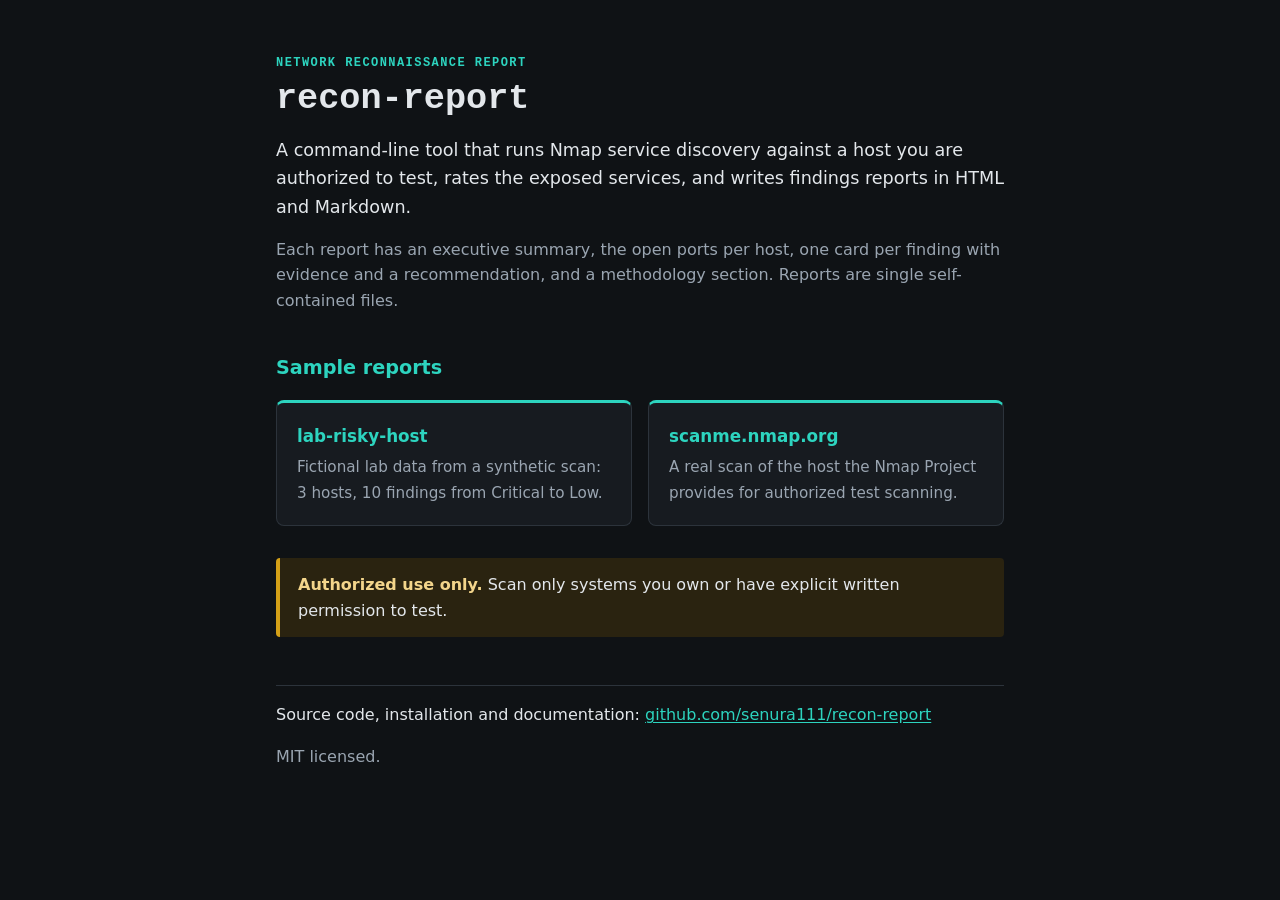
<file: index.html>
<!DOCTYPE html>
<html lang="en">
<head>
<meta charset="utf-8">
<meta http-equiv="Content-Security-Policy" content="default-src 'none'; style-src 'sha256-GNwIp2dUtz5pA14xxYQjVs+Q6FTP2f9oFzmrR4+5kAs='; base-uri 'none'; form-action 'none'">
<meta name="referrer" content="no-referrer">
<meta name="viewport" content="width=device-width, initial-scale=1">
<meta name="color-scheme" content="dark">
<meta name="description" content="recon-report: Nmap service discovery and findings reports for authorized penetration testing.">
<title>recon-report</title>
<style>
:root {
  --bg: #0f1215;
  --surface: #171b20;
  --text: #e3e7eb;
  --muted: #9aa5b1;
  --border: #2c333b;
  --accent: #2dd4bf;
  --warn-bg: #2a2310;
  --warn-border: #d4a017;
  --warn-text: #f3d58b;
  --sans: system-ui, -apple-system, "Segoe UI", Roboto, "Helvetica Neue", Arial, sans-serif;
  --mono: ui-monospace, "Cascadia Mono", "SF Mono", Menlo, Consolas, "Liberation Mono", monospace;
}
* { box-sizing: border-box; }
html { background: var(--bg); }
body {
  margin: 0;
  background: var(--bg);
  color: var(--text);
  font: 16px/1.6 var(--sans);
}
main { max-width: 760px; margin: 0 auto; padding: 56px 16px 32px; }
.eyebrow {
  margin: 0 0 8px;
  font: 700 0.75rem var(--mono);
  letter-spacing: 0.12em;
  text-transform: uppercase;
  color: var(--accent);
}
h1 { margin: 0 0 16px; font: 700 2.2rem/1.2 var(--mono); }
h2 { margin: 40px 0 16px; font-size: 1.2rem; color: var(--accent); }
p { margin: 0 0 16px; }
.lead { font-size: 1.1rem; color: var(--text); }
.muted { color: var(--muted); }
a { color: var(--accent); text-underline-offset: 2px; }
code { font-family: var(--mono); font-size: 0.92em; }
.cards { display: grid; gap: 16px; grid-template-columns: repeat(auto-fit, minmax(240px, 1fr)); }
.card {
  display: block;
  padding: 20px;
  border: 1px solid var(--border);
  border-top: 3px solid var(--accent);
  border-radius: 8px;
  background: var(--surface);
  color: var(--text);
  text-decoration: none;
}
.card:hover, .card:focus-visible { border-color: var(--accent); }
.card:focus-visible { outline: 2px solid var(--accent); outline-offset: 2px; }
.card strong { display: block; margin-bottom: 4px; color: var(--accent); font-size: 1.05rem; }
.card span { color: var(--muted); font-size: 0.95rem; }
.warn {
  margin: 32px 0;
  padding: 14px 18px;
  border-left: 4px solid var(--warn-border);
  border-radius: 4px;
  background: var(--warn-bg);
}
.warn strong { color: var(--warn-text); }
footer { margin-top: 48px; padding-top: 16px; border-top: 1px solid var(--border); }
</style>
</head>
<body>
<main>
<p class="eyebrow">Network reconnaissance report</p>
<h1>recon-report</h1>
<p class="lead">A command-line tool that runs Nmap service discovery against a host you are authorized to test, rates the exposed services, and writes findings reports in HTML and Markdown.</p>
<p class="muted">Each report has an executive summary, the open ports per host, one card per finding with evidence and a recommendation, and a methodology section. Reports are single self-contained files.</p>

<h2>Sample reports</h2>
<div class="cards">
<a class="card" href="examples/lab-risky-host.html"><strong>lab-risky-host</strong><span>Fictional lab data from a synthetic scan: 3 hosts, 10 findings from Critical to Low.</span></a>
<a class="card" href="examples/scanme.html"><strong>scanme.nmap.org</strong><span>A real scan of the host the Nmap Project provides for authorized test scanning.</span></a>
</div>

<p class="warn"><strong>Authorized use only.</strong> Scan only systems you own or have explicit written permission to test.</p>

<footer>
<p>Source code, installation and documentation: <a href="https://github.com/senura111/recon-report">github.com/senura111/recon-report</a></p>
<p class="muted">MIT licensed.</p>
</footer>
</main>
</body>
</html>
</file>
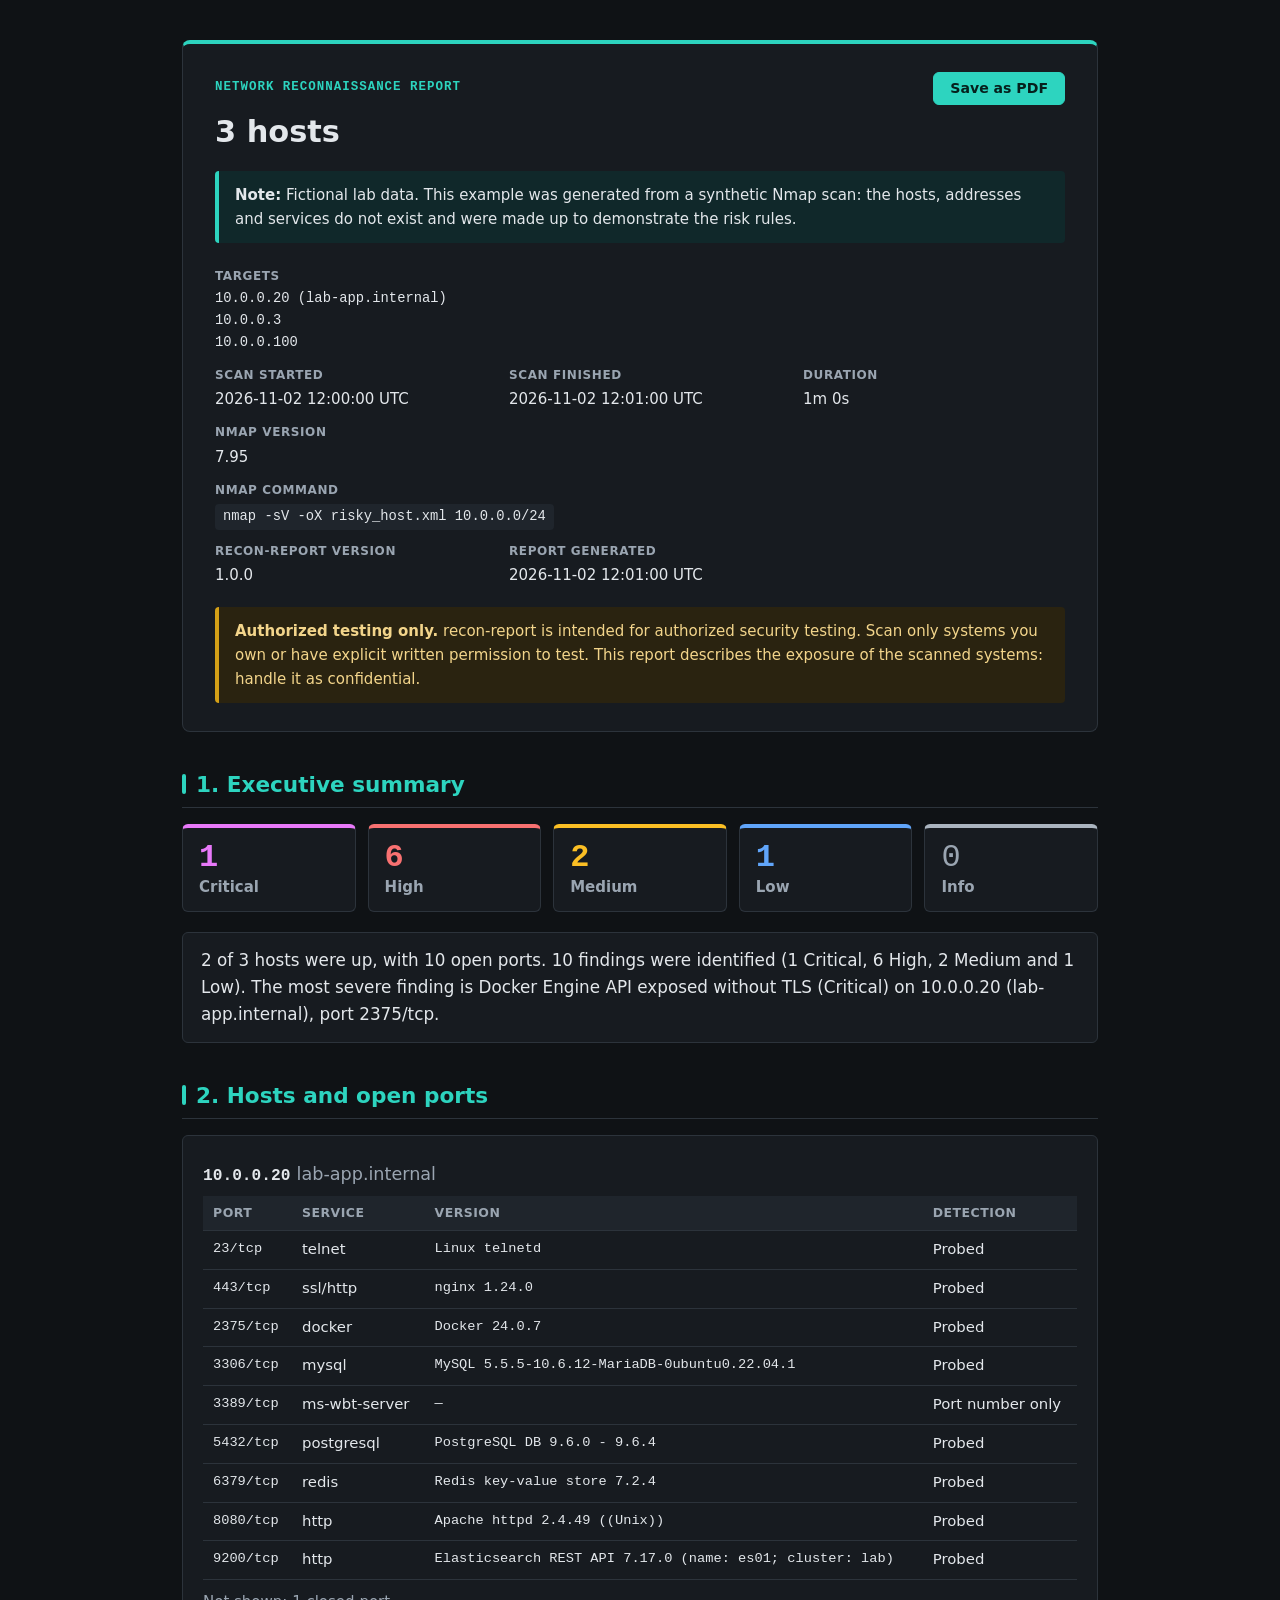
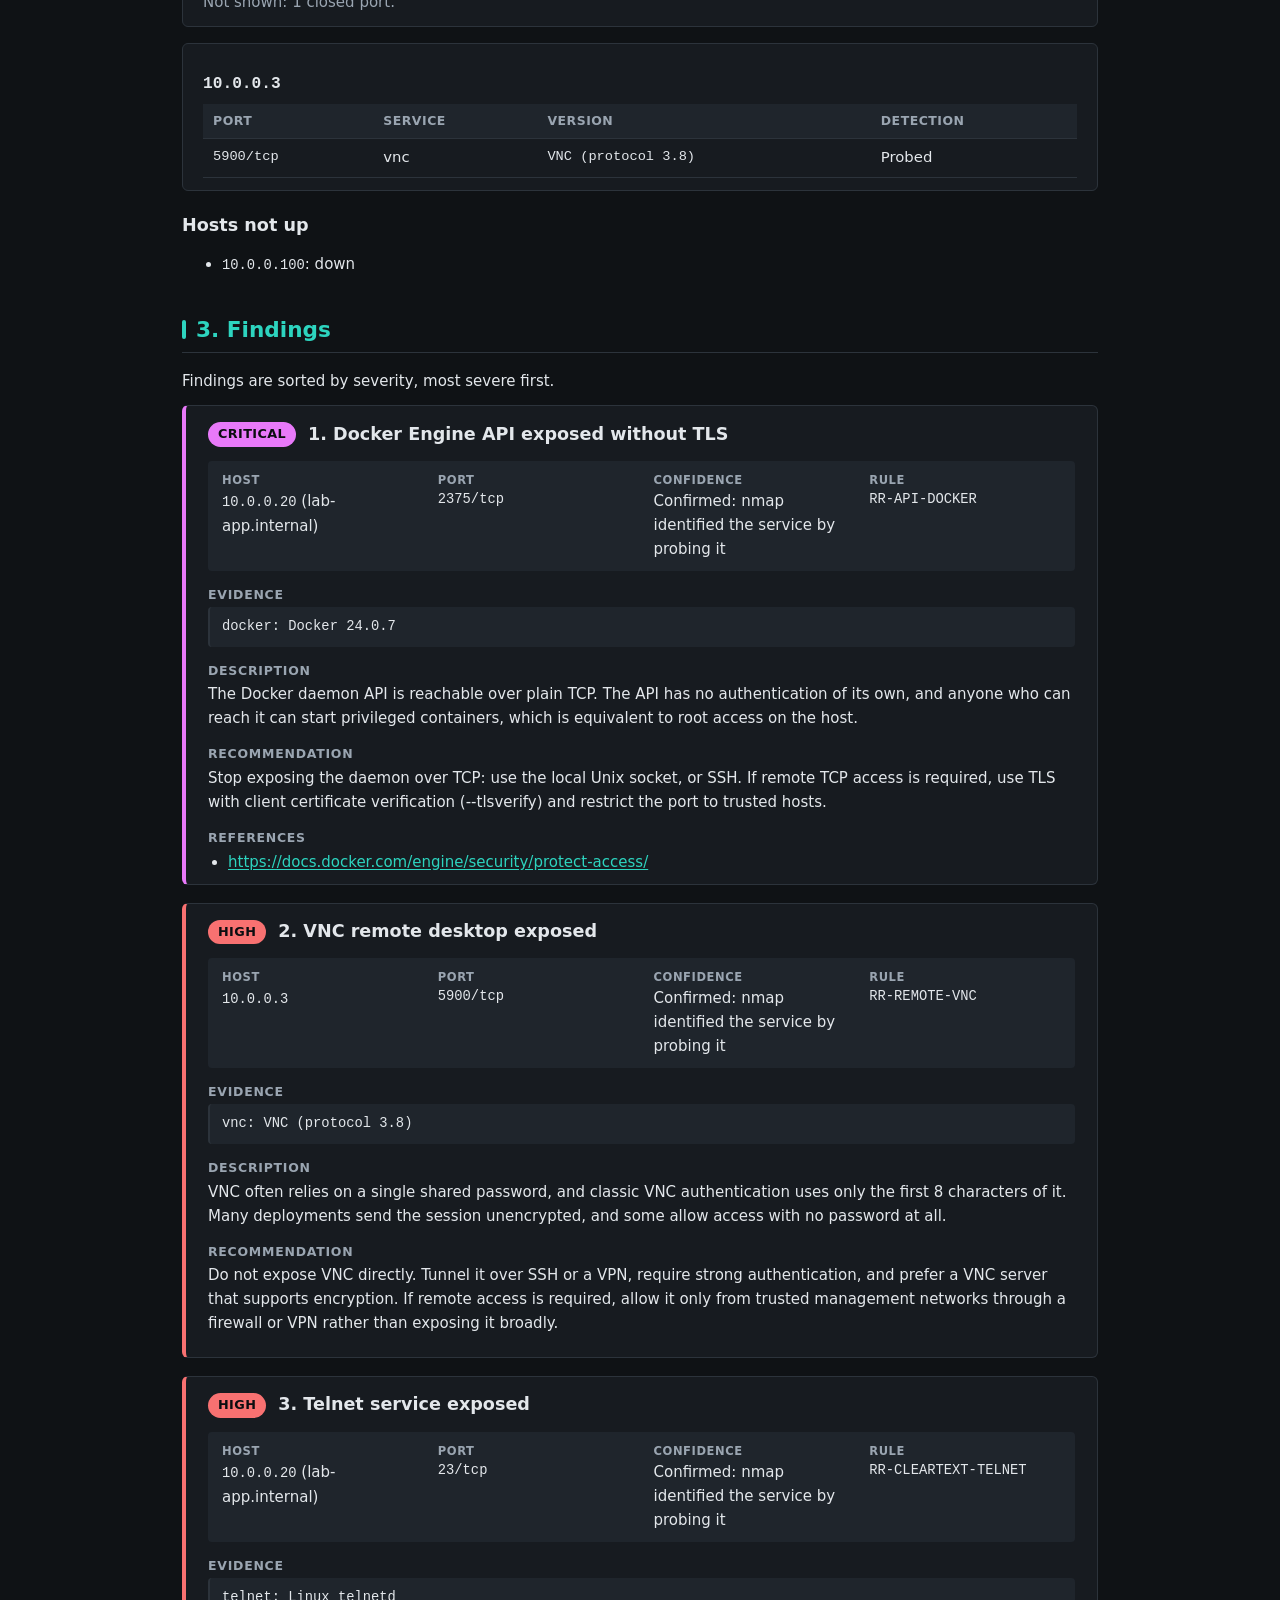
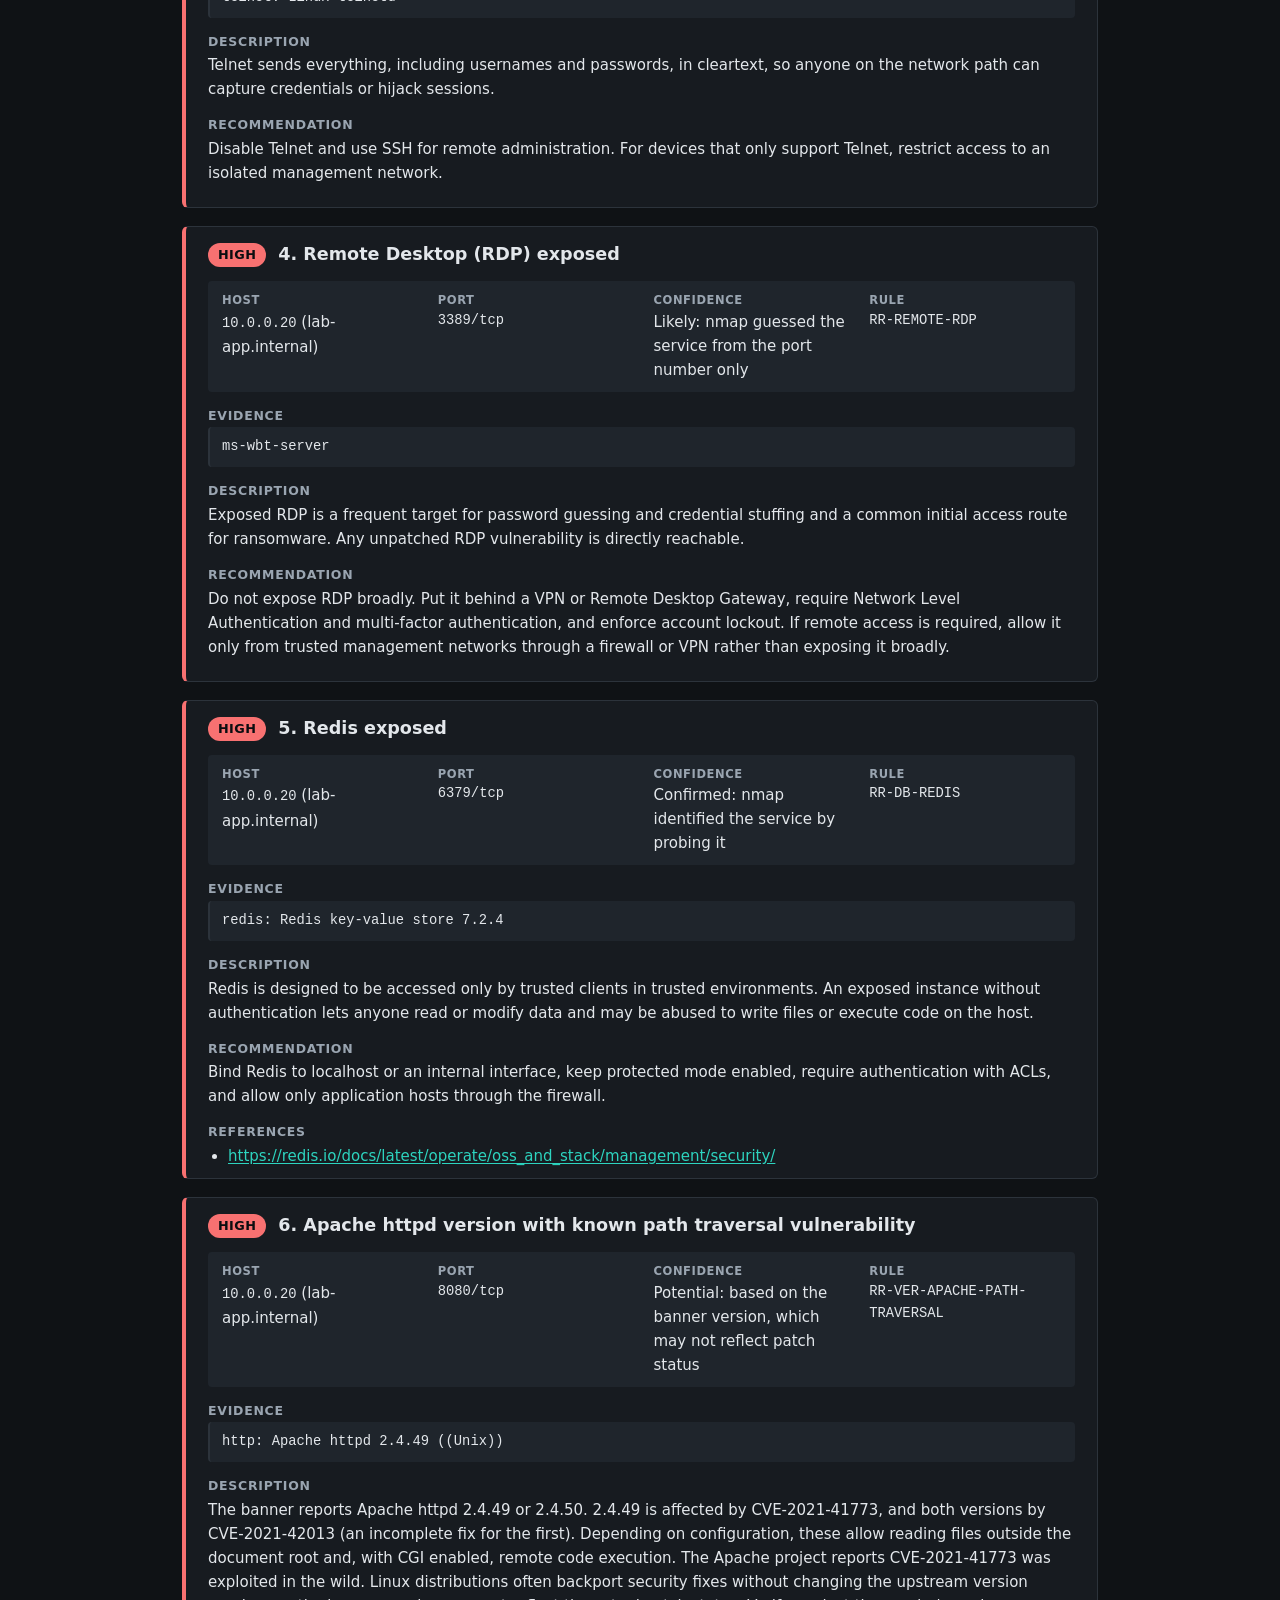
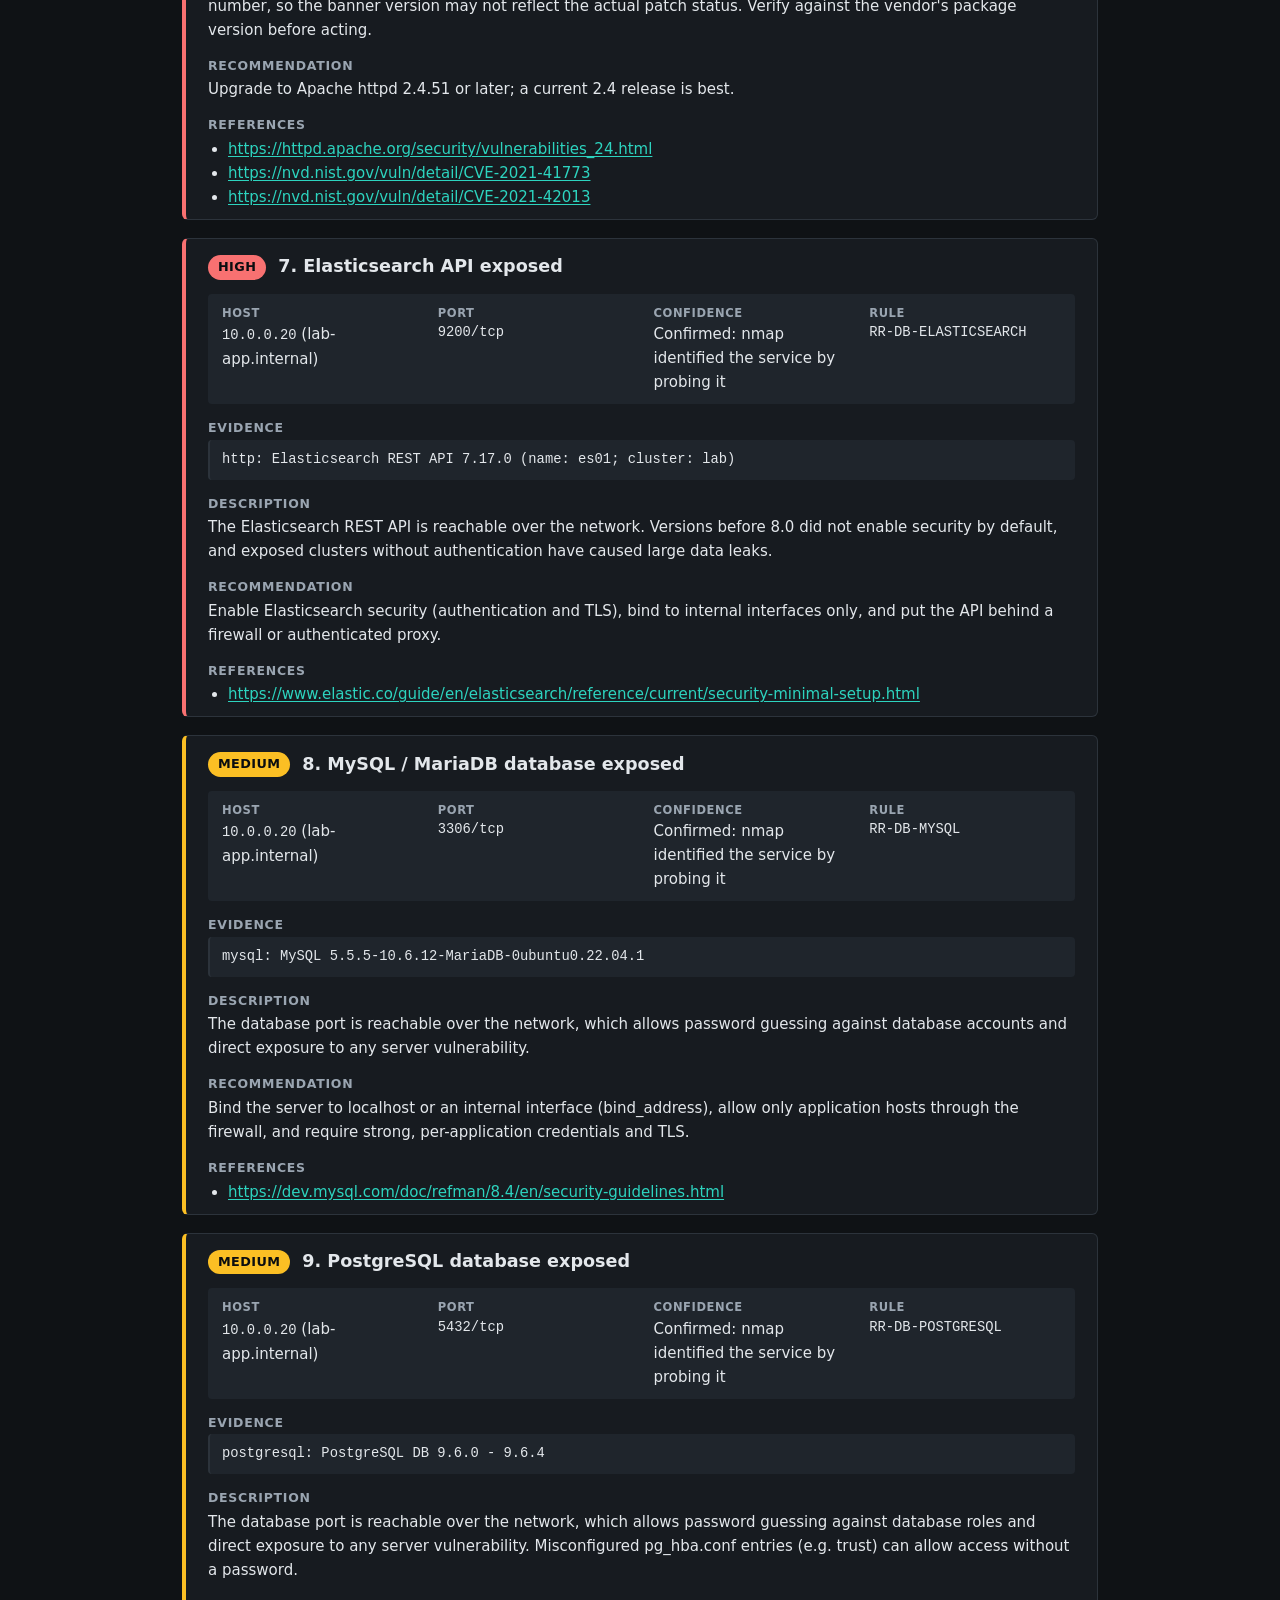
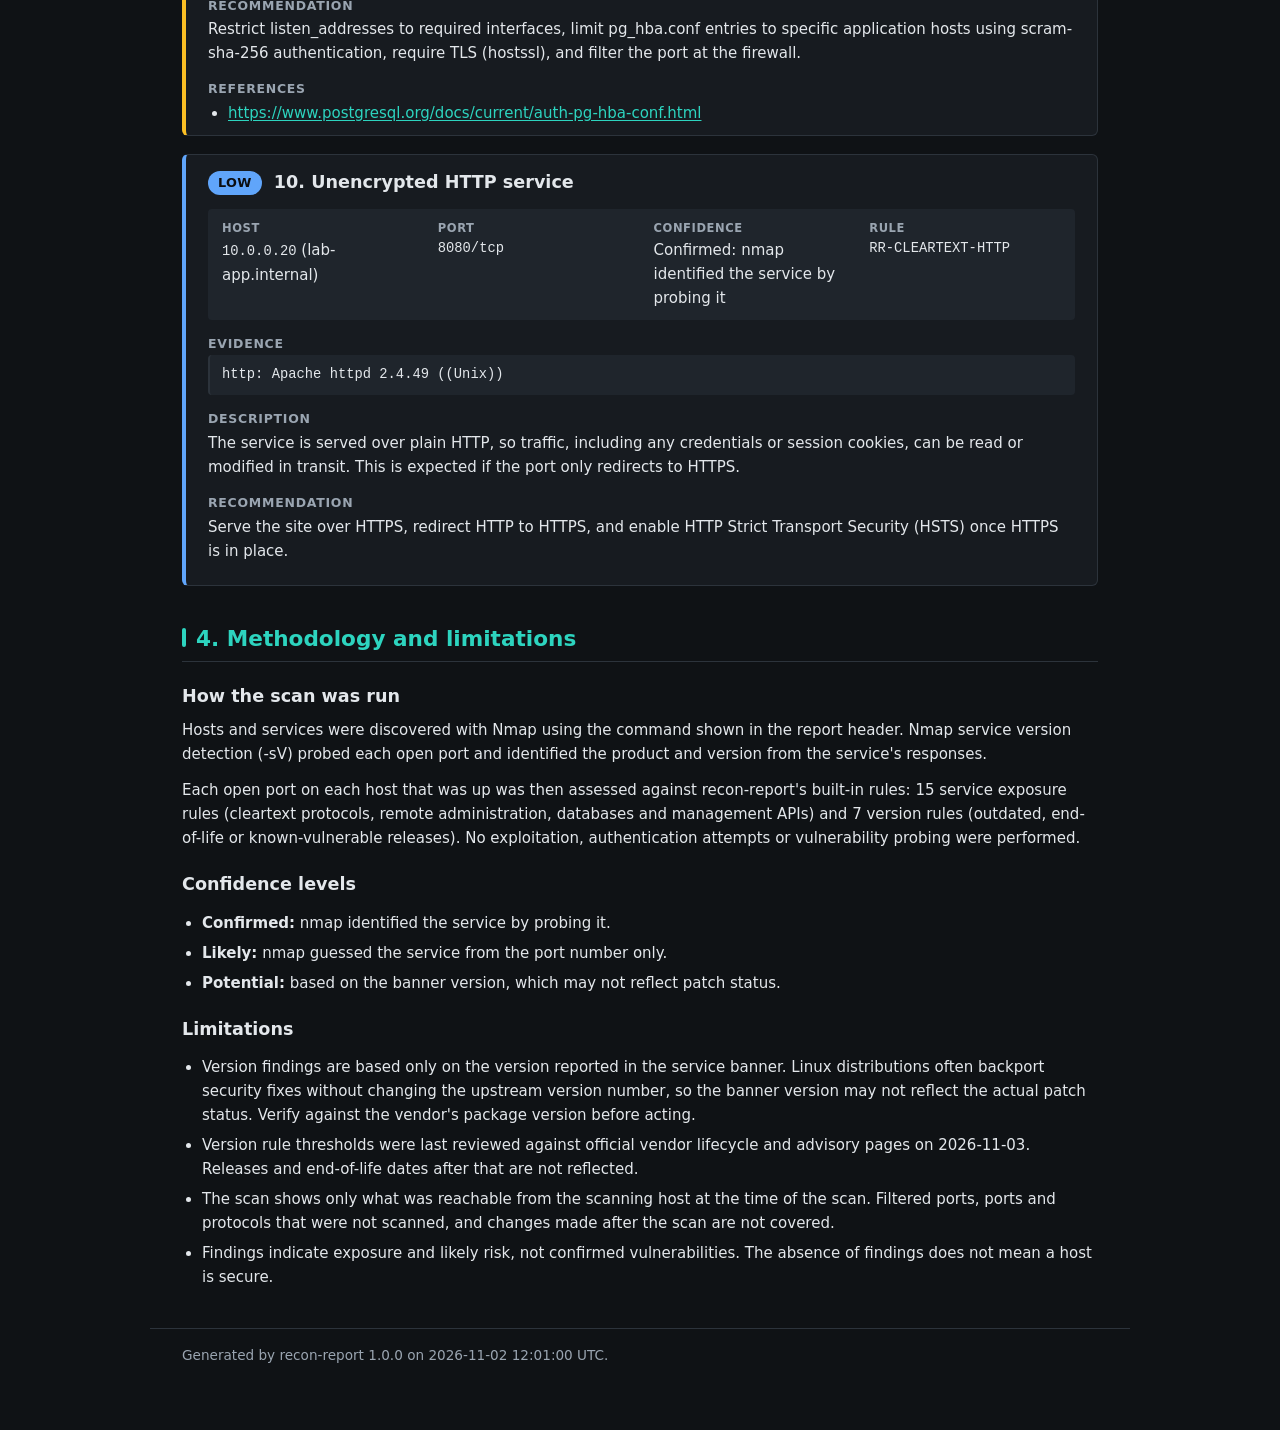
<file: examples/lab-risky-host.html>
<!DOCTYPE html>
<html lang="en">
<head>
<meta charset="utf-8">
<meta http-equiv="Content-Security-Policy" content="default-src &#39;none&#39;; script-src &#39;sha256-NBhxNBDsXuO5CsjjZa/9HgEIsD6xH20i36ZnxQoJkMQ=&#39;; style-src &#39;sha256-JlO/eLNI6NIwWomg8ySMLS+W80wvdJ2799ZAvtfzW7Q=&#39;; base-uri &#39;none&#39;; form-action &#39;none&#39;">
<meta name="referrer" content="no-referrer">
<meta name="viewport" content="width=device-width, initial-scale=1">
<meta name="color-scheme" content="dark">
<meta name="generator" content="recon-report 1.0.0">
<title>Reconnaissance report: 3 hosts</title>
<style>/* recon-report HTML report. Inlined into the page and allowed by its CSP hash.
   No external fonts, images or imports: the report must stay self-contained.
   The screen theme is always dark; print switches to a light palette to save ink.
   tests/test_report.py checks every text/background pair meets WCAG AA (4.5:1)
   in both palettes, so keep colours as #rrggbb tokens on :root. */
:root {
  color-scheme: dark;
  --bg: #0f1215;
  --surface: #171b20;
  --subtle: #1f252c;
  --text: #e3e7eb;
  --muted: #9aa5b1;
  --border: #2c333b;
  --accent: #2dd4bf;
  --on-accent: #06201d;
  --note-bg: #10282a;
  --note-border: #2dd4bf;
  --warn-bg: #2a2310;
  --warn-border: #d4a017;
  --warn-text: #f3d58b;
  --on-sev: #0b0d10;
  --sev-critical: #e879f9;
  --sev-high: #f87171;
  --sev-medium: #fbbf24;
  --sev-low: #60a5fa;
  --sev-info: #aab4bf;
  --sans: system-ui, -apple-system, "Segoe UI", Roboto, "Helvetica Neue", Arial, sans-serif;
  --mono: ui-monospace, "Cascadia Mono", "SF Mono", Menlo, Consolas, "Liberation Mono", monospace;
}

*, *::before, *::after { box-sizing: border-box; }

html { -webkit-text-size-adjust: 100%; }

[hidden] { display: none !important; }

body {
  margin: 0;
  background: var(--bg);
  color: var(--text);
  font: 15px/1.6 var(--sans);
}

.report {
  max-width: 980px;
  margin: 0 auto;
  padding: 40px 32px 24px;
}

h1, h2, h3, h4 { line-height: 1.25; margin: 0; }
h1 { font-size: 1.9rem; overflow-wrap: anywhere; }
h2 {
  font-size: 1.35rem;
  color: var(--accent);
  padding-bottom: 8px;
  margin: 40px 0 16px;
  border-bottom: 1px solid var(--border);
}
h2::before {
  content: "";
  display: inline-block;
  width: 4px;
  height: 0.9em;
  margin-right: 10px;
  vertical-align: -0.08em;
  border-radius: 2px;
  background: var(--accent);
}
h3 { font-size: 1.1rem; margin: 24px 0 10px; overflow-wrap: anywhere; }
h4 {
  font-size: 0.78rem;
  text-transform: uppercase;
  letter-spacing: 0.06em;
  color: var(--muted);
  margin: 16px 0 4px;
}
p { margin: 0 0 12px; }
a { color: var(--accent); overflow-wrap: anywhere; text-underline-offset: 2px; }
code, .mono { font-family: var(--mono); font-size: 0.92em; }

.visually-hidden {
  position: absolute;
  width: 1px;
  height: 1px;
  overflow: hidden;
  clip: rect(0 0 0 0);
  white-space: nowrap;
}

/* Header ------------------------------------------------------------------ */
.report-header {
  background: var(--surface);
  border: 1px solid var(--border);
  border-top: 4px solid var(--accent);
  border-radius: 8px;
  padding: 28px 32px;
}
.header-top {
  display: flex;
  flex-wrap: wrap;
  align-items: center;
  justify-content: space-between;
  gap: 10px 16px;
  margin: 0 0 8px;
}
.eyebrow {
  margin: 0;
  font-family: var(--mono);
  font-size: 0.78rem;
  font-weight: 600;
  letter-spacing: 0.08em;
  text-transform: uppercase;
  color: var(--accent);
}
.save-pdf {
  padding: 7px 16px;
  border: 1px solid var(--accent);
  border-radius: 6px;
  background: var(--accent);
  color: var(--on-accent);
  font: 600 0.88rem/1.2 var(--sans);
  cursor: pointer;
}
.save-pdf:hover { filter: brightness(1.12); }
.save-pdf:focus-visible { outline: 2px solid var(--accent); outline-offset: 3px; }
.print-hint { margin: 0 0 8px; color: var(--muted); font-size: 0.88rem; }
.meta {
  display: grid;
  grid-template-columns: repeat(auto-fit, minmax(260px, 1fr));
  gap: 12px 32px;
  margin: 24px 0 0;
}
.meta div { min-width: 0; }
.meta .wide { grid-column: 1 / -1; }
.meta dt {
  font-size: 0.75rem;
  font-weight: 600;
  letter-spacing: 0.05em;
  text-transform: uppercase;
  color: var(--muted);
}
.meta dd { margin: 2px 0 0; overflow-wrap: anywhere; }
.meta code {
  display: inline-block;
  max-width: 100%;
  margin-top: 2px;
  padding: 2px 8px;
  background: var(--subtle);
  border-radius: 4px;
}
.plain { list-style: none; margin: 0; padding: 0; }

.notice {
  margin: 20px 0 0;
  padding: 12px 16px;
  border-left: 4px solid var(--note-border);
  background: var(--note-bg);
  border-radius: 4px;
  overflow-wrap: anywhere;
}
.notice-auth {
  border-left-color: var(--warn-border);
  background: var(--warn-bg);
  color: var(--warn-text);
}

/* Severity ---------------------------------------------------------------- */
.sev-critical { --sev: var(--sev-critical); }
.sev-high { --sev: var(--sev-high); }
.sev-medium { --sev: var(--sev-medium); }
.sev-low { --sev: var(--sev-low); }
.sev-info { --sev: var(--sev-info); }

.counts {
  display: grid;
  grid-template-columns: repeat(auto-fit, minmax(120px, 1fr));
  gap: 12px;
  list-style: none;
  margin: 0 0 20px;
  padding: 0;
}
.count-card {
  background: var(--surface);
  border: 1px solid var(--border);
  border-top: 4px solid var(--sev);
  border-radius: 6px;
  padding: 12px 16px;
}
.count {
  display: block;
  font-family: var(--mono);
  font-size: 2rem;
  font-weight: 700;
  line-height: 1.1;
  color: var(--sev);
}
.count-label { font-weight: 600; color: var(--muted); }
.count-card.is-zero .count { color: var(--muted); font-weight: 400; }

.badge {
  display: inline-block;
  flex: none;
  padding: 2px 10px;
  border-radius: 999px;
  background: var(--sev);
  color: var(--on-sev);
  font-size: 0.8rem;
  font-weight: 700;
  letter-spacing: 0.03em;
  text-transform: uppercase;
}

.summary {
  font-size: 1.05rem;
  background: var(--surface);
  border: 1px solid var(--border);
  border-radius: 6px;
  padding: 14px 18px;
  overflow-wrap: anywhere;
}

/* Hosts ------------------------------------------------------------------- */
.host {
  background: var(--surface);
  border: 1px solid var(--border);
  border-radius: 6px;
  padding: 4px 20px 12px;
  margin: 0 0 16px;
}
.hostnames { color: var(--muted); font-weight: 400; }
.table-wrap { overflow-x: auto; }
table { width: 100%; border-collapse: collapse; font-size: 0.93rem; }
th, td {
  text-align: left;
  vertical-align: top;
  padding: 7px 10px;
  border-bottom: 1px solid var(--border);
  overflow-wrap: break-word;
}
td.version { overflow-wrap: anywhere; }
th {
  background: var(--subtle);
  font-size: 0.78rem;
  letter-spacing: 0.04em;
  text-transform: uppercase;
  color: var(--muted);
}
td.nowrap { white-space: nowrap; overflow-wrap: normal; }
.not-shown, .empty { color: var(--muted); margin: 10px 0 0; }

/* Findings ---------------------------------------------------------------- */
.finding {
  background: var(--surface);
  border: 1px solid var(--border);
  border-left: 4px solid var(--sev);
  border-radius: 6px;
  padding: 16px 22px 10px;
  margin: 0 0 18px;
}
.finding-head { display: flex; align-items: center; gap: 12px; }
.finding-head h3 { margin: 0; }
.finding-meta {
  display: grid;
  grid-template-columns: repeat(auto-fit, minmax(190px, 1fr));
  gap: 8px 24px;
  margin: 14px 0 0;
  padding: 10px 14px;
  background: var(--subtle);
  border-radius: 4px;
}
.finding-meta div { min-width: 0; }
.finding-meta dt {
  font-size: 0.72rem;
  font-weight: 600;
  letter-spacing: 0.05em;
  text-transform: uppercase;
  color: var(--muted);
}
.finding-meta dd { margin: 0; overflow-wrap: anywhere; }
.evidence {
  margin: 0;
  padding: 8px 12px;
  background: var(--subtle);
  border-left: 2px solid var(--border);
  border-radius: 4px;
  white-space: pre-wrap;
  overflow-wrap: anywhere;
}
.references { margin: 0; padding-left: 20px; }

/* Methodology and footer -------------------------------------------------- */
.methodology ul { padding-left: 20px; }
.methodology li { margin-bottom: 6px; }

.report-footer {
  max-width: 980px;
  margin: 0 auto;
  padding: 16px 32px 40px;
  color: var(--muted);
  font-size: 0.85rem;
  border-top: 1px solid var(--border);
}

@media (max-width: 600px) {
  .report { padding: 20px 14px; }
  .report-header { padding: 20px; }
  .host { padding: 4px 10px 10px; }
  th, td { padding: 6px 5px; }
  .finding { padding: 14px 16px 8px; }
  .report-footer { padding: 16px 14px 32px; }
}

/* Print: light colours, no page-split cards and no on-screen controls, so
   "Save as PDF" gives a clean report. */
@page { margin: 16mm 14mm; }

@media print {
  :root {
    color-scheme: light;
    --bg: #ffffff;
    --surface: #ffffff;
    --subtle: #eef1f4;
    --text: #1f2933;
    --muted: #52606d;
    --border: #c4cbd3;
    --accent: #0f766e;
    --on-accent: #ffffff;
    --note-bg: #e8f5f3;
    --note-border: #0f766e;
    --warn-bg: #fff8e1;
    --warn-border: #a67c00;
    --warn-text: #5c4400;
    --on-sev: #ffffff;
    --sev-critical: #6a1b9a;
    --sev-high: #c62828;
    --sev-medium: #8f6200;
    --sev-low: #1d4ed8;
    --sev-info: #4b5563;
  }
  body { font-size: 10.5pt; }
  .report { max-width: none; padding: 0; }
  .save-pdf, .print-hint { display: none; }
  .report-header, .host, .finding, .summary, .count-card { break-inside: avoid; }
  h2, h3, h4 { break-after: avoid; }
  tr { break-inside: avoid; }
  .badge, .count-card, .finding, .notice, h2::before {
    -webkit-print-color-adjust: exact;
    print-color-adjust: exact;
  }
  a { color: inherit; text-decoration: none; }
  .report-footer { max-width: none; padding: 12px 0 0; }
}
</style>
</head>
<body>
<main class="report">

<header class="report-header">
<div class="header-top">
<p class="eyebrow">Network reconnaissance report</p>
<button type="button" class="save-pdf" id="save-pdf" hidden>Save as PDF</button>
</div>
<noscript><p class="print-hint">To save this report as a PDF, press Ctrl+P (Cmd+P on Mac) and untick &ldquo;Headers and footers&rdquo; in the print dialog.</p></noscript>
<h1>3 hosts</h1>
<p class="notice" role="note"><strong>Note:</strong> Fictional lab data. This example was generated from a synthetic Nmap scan: the hosts, addresses and services do not exist and were made up to demonstrate the risk rules.</p>
<dl class="meta">
<div class="wide"><dt>Targets</dt><dd>
<ul class="plain">
<li class="mono">10.0.0.20 (lab-app.internal)</li>
<li class="mono">10.0.0.3</li>
<li class="mono">10.0.0.100</li>
</ul>
</dd></div>
<div><dt>Scan started</dt><dd>2026-11-02 12:00:00 UTC</dd></div>
<div><dt>Scan finished</dt><dd>2026-11-02 12:01:00 UTC</dd></div>
<div><dt>Duration</dt><dd>1m 0s</dd></div>
<div><dt>Nmap version</dt><dd>7.95</dd></div>
<div class="wide"><dt>Nmap command</dt><dd><code>nmap -sV -oX risky_host.xml 10.0.0.0/24</code></dd></div>
<div><dt>recon-report version</dt><dd>1.0.0</dd></div>
<div><dt>Report generated</dt><dd>2026-11-02 12:01:00 UTC</dd></div>
</dl>
<p class="notice notice-auth" role="note"><strong>Authorized testing only.</strong> recon-report is intended for authorized security testing. Scan only systems you own or have explicit written permission to test. This report describes the exposure of the scanned systems: handle it as confidential.</p>
</header>

<section id="summary" aria-labelledby="summary-title">
<h2 id="summary-title">1. Executive summary</h2>
<ul class="counts">
<li class="count-card sev-critical"><span class="count">1</span> <span class="count-label">Critical</span></li>
<li class="count-card sev-high"><span class="count">6</span> <span class="count-label">High</span></li>
<li class="count-card sev-medium"><span class="count">2</span> <span class="count-label">Medium</span></li>
<li class="count-card sev-low"><span class="count">1</span> <span class="count-label">Low</span></li>
<li class="count-card sev-info is-zero"><span class="count">0</span> <span class="count-label">Info</span></li>
</ul>
<p class="summary">2 of 3 hosts were up, with 10 open ports. 10 findings were identified (1 Critical, 6 High, 2 Medium and 1 Low). The most severe finding is Docker Engine API exposed without TLS (Critical) on 10.0.0.20 (lab-app.internal), port 2375/tcp.</p>
</section>

<section id="hosts" aria-labelledby="hosts-title">
<h2 id="hosts-title">2. Hosts and open ports</h2>
<article class="host">
<h3><span class="mono">10.0.0.20</span> <span class="hostnames">lab-app.internal</span></h3>
<div class="table-wrap">
<table>
<caption class="visually-hidden">Open ports on 10.0.0.20 (lab-app.internal)</caption>
<thead><tr><th scope="col">Port</th><th scope="col">Service</th><th scope="col">Version</th><th scope="col">Detection</th></tr></thead>
<tbody>
<tr><td class="mono nowrap">23/tcp</td><td>telnet</td><td class="mono version">Linux telnetd</td><td>Probed</td></tr>
<tr><td class="mono nowrap">443/tcp</td><td>ssl/http</td><td class="mono version">nginx 1.24.0</td><td>Probed</td></tr>
<tr><td class="mono nowrap">2375/tcp</td><td>docker</td><td class="mono version">Docker 24.0.7</td><td>Probed</td></tr>
<tr><td class="mono nowrap">3306/tcp</td><td>mysql</td><td class="mono version">MySQL 5.5.5-10.6.12-MariaDB-0ubuntu0.22.04.1</td><td>Probed</td></tr>
<tr><td class="mono nowrap">3389/tcp</td><td>ms-wbt-server</td><td class="mono version">—</td><td>Port number only</td></tr>
<tr><td class="mono nowrap">5432/tcp</td><td>postgresql</td><td class="mono version">PostgreSQL DB 9.6.0 - 9.6.4</td><td>Probed</td></tr>
<tr><td class="mono nowrap">6379/tcp</td><td>redis</td><td class="mono version">Redis key-value store 7.2.4</td><td>Probed</td></tr>
<tr><td class="mono nowrap">8080/tcp</td><td>http</td><td class="mono version">Apache httpd 2.4.49 ((Unix))</td><td>Probed</td></tr>
<tr><td class="mono nowrap">9200/tcp</td><td>http</td><td class="mono version">Elasticsearch REST API 7.17.0 (name: es01; cluster: lab)</td><td>Probed</td></tr>
</tbody>
</table>
</div>
<p class="not-shown">Not shown: 1 closed port.</p>
</article>
<article class="host">
<h3><span class="mono">10.0.0.3</span></h3>
<div class="table-wrap">
<table>
<caption class="visually-hidden">Open ports on 10.0.0.3</caption>
<thead><tr><th scope="col">Port</th><th scope="col">Service</th><th scope="col">Version</th><th scope="col">Detection</th></tr></thead>
<tbody>
<tr><td class="mono nowrap">5900/tcp</td><td>vnc</td><td class="mono version">VNC (protocol 3.8)</td><td>Probed</td></tr>
</tbody>
</table>
</div>
</article>
<h3>Hosts not up</h3>
<ul>
<li><span class="mono">10.0.0.100</span>: down</li>
</ul>
</section>

<section id="findings" aria-labelledby="findings-title">
<h2 id="findings-title">3. Findings</h2>
<p>Findings are sorted by severity, most severe first.</p>
<article class="finding sev-critical" id="finding-1">
<div class="finding-head">
<span class="badge">Critical</span>
<h3>1. Docker Engine API exposed without TLS</h3>
</div>
<dl class="finding-meta">
<div><dt>Host</dt><dd><span class="mono">10.0.0.20</span> (lab-app.internal)</dd></div>
<div><dt>Port</dt><dd class="mono">2375/tcp</dd></div>
<div><dt>Confidence</dt><dd>Confirmed: nmap identified the service by probing it</dd></div>
<div><dt>Rule</dt><dd class="mono">RR-API-DOCKER</dd></div>
</dl>
<h4>Evidence</h4>
<pre class="evidence"><code>docker: Docker 24.0.7</code></pre>
<h4>Description</h4>
<p>The Docker daemon API is reachable over plain TCP. The API has no authentication of its own, and anyone who can reach it can start privileged containers, which is equivalent to root access on the host.</p>
<h4>Recommendation</h4>
<p>Stop exposing the daemon over TCP: use the local Unix socket, or SSH. If remote TCP access is required, use TLS with client certificate verification (--tlsverify) and restrict the port to trusted hosts.</p>
<h4>References</h4>
<ul class="references">
<li><a href="https://docs.docker.com/engine/security/protect-access/" rel="noopener noreferrer">https://docs.docker.com/engine/security/protect-access/</a></li>
</ul>
</article>
<article class="finding sev-high" id="finding-2">
<div class="finding-head">
<span class="badge">High</span>
<h3>2. VNC remote desktop exposed</h3>
</div>
<dl class="finding-meta">
<div><dt>Host</dt><dd><span class="mono">10.0.0.3</span></dd></div>
<div><dt>Port</dt><dd class="mono">5900/tcp</dd></div>
<div><dt>Confidence</dt><dd>Confirmed: nmap identified the service by probing it</dd></div>
<div><dt>Rule</dt><dd class="mono">RR-REMOTE-VNC</dd></div>
</dl>
<h4>Evidence</h4>
<pre class="evidence"><code>vnc: VNC (protocol 3.8)</code></pre>
<h4>Description</h4>
<p>VNC often relies on a single shared password, and classic VNC authentication uses only the first 8 characters of it. Many deployments send the session unencrypted, and some allow access with no password at all.</p>
<h4>Recommendation</h4>
<p>Do not expose VNC directly. Tunnel it over SSH or a VPN, require strong authentication, and prefer a VNC server that supports encryption. If remote access is required, allow it only from trusted management networks through a firewall or VPN rather than exposing it broadly.</p>
</article>
<article class="finding sev-high" id="finding-3">
<div class="finding-head">
<span class="badge">High</span>
<h3>3. Telnet service exposed</h3>
</div>
<dl class="finding-meta">
<div><dt>Host</dt><dd><span class="mono">10.0.0.20</span> (lab-app.internal)</dd></div>
<div><dt>Port</dt><dd class="mono">23/tcp</dd></div>
<div><dt>Confidence</dt><dd>Confirmed: nmap identified the service by probing it</dd></div>
<div><dt>Rule</dt><dd class="mono">RR-CLEARTEXT-TELNET</dd></div>
</dl>
<h4>Evidence</h4>
<pre class="evidence"><code>telnet: Linux telnetd</code></pre>
<h4>Description</h4>
<p>Telnet sends everything, including usernames and passwords, in cleartext, so anyone on the network path can capture credentials or hijack sessions.</p>
<h4>Recommendation</h4>
<p>Disable Telnet and use SSH for remote administration. For devices that only support Telnet, restrict access to an isolated management network.</p>
</article>
<article class="finding sev-high" id="finding-4">
<div class="finding-head">
<span class="badge">High</span>
<h3>4. Remote Desktop (RDP) exposed</h3>
</div>
<dl class="finding-meta">
<div><dt>Host</dt><dd><span class="mono">10.0.0.20</span> (lab-app.internal)</dd></div>
<div><dt>Port</dt><dd class="mono">3389/tcp</dd></div>
<div><dt>Confidence</dt><dd>Likely: nmap guessed the service from the port number only</dd></div>
<div><dt>Rule</dt><dd class="mono">RR-REMOTE-RDP</dd></div>
</dl>
<h4>Evidence</h4>
<pre class="evidence"><code>ms-wbt-server</code></pre>
<h4>Description</h4>
<p>Exposed RDP is a frequent target for password guessing and credential stuffing and a common initial access route for ransomware. Any unpatched RDP vulnerability is directly reachable.</p>
<h4>Recommendation</h4>
<p>Do not expose RDP broadly. Put it behind a VPN or Remote Desktop Gateway, require Network Level Authentication and multi-factor authentication, and enforce account lockout. If remote access is required, allow it only from trusted management networks through a firewall or VPN rather than exposing it broadly.</p>
</article>
<article class="finding sev-high" id="finding-5">
<div class="finding-head">
<span class="badge">High</span>
<h3>5. Redis exposed</h3>
</div>
<dl class="finding-meta">
<div><dt>Host</dt><dd><span class="mono">10.0.0.20</span> (lab-app.internal)</dd></div>
<div><dt>Port</dt><dd class="mono">6379/tcp</dd></div>
<div><dt>Confidence</dt><dd>Confirmed: nmap identified the service by probing it</dd></div>
<div><dt>Rule</dt><dd class="mono">RR-DB-REDIS</dd></div>
</dl>
<h4>Evidence</h4>
<pre class="evidence"><code>redis: Redis key-value store 7.2.4</code></pre>
<h4>Description</h4>
<p>Redis is designed to be accessed only by trusted clients in trusted environments. An exposed instance without authentication lets anyone read or modify data and may be abused to write files or execute code on the host.</p>
<h4>Recommendation</h4>
<p>Bind Redis to localhost or an internal interface, keep protected mode enabled, require authentication with ACLs, and allow only application hosts through the firewall.</p>
<h4>References</h4>
<ul class="references">
<li><a href="https://redis.io/docs/latest/operate/oss_and_stack/management/security/" rel="noopener noreferrer">https://redis.io/docs/latest/operate/oss_and_stack/management/security/</a></li>
</ul>
</article>
<article class="finding sev-high" id="finding-6">
<div class="finding-head">
<span class="badge">High</span>
<h3>6. Apache httpd version with known path traversal vulnerability</h3>
</div>
<dl class="finding-meta">
<div><dt>Host</dt><dd><span class="mono">10.0.0.20</span> (lab-app.internal)</dd></div>
<div><dt>Port</dt><dd class="mono">8080/tcp</dd></div>
<div><dt>Confidence</dt><dd>Potential: based on the banner version, which may not reflect patch status</dd></div>
<div><dt>Rule</dt><dd class="mono">RR-VER-APACHE-PATH-TRAVERSAL</dd></div>
</dl>
<h4>Evidence</h4>
<pre class="evidence"><code>http: Apache httpd 2.4.49 ((Unix))</code></pre>
<h4>Description</h4>
<p>The banner reports Apache httpd 2.4.49 or 2.4.50. 2.4.49 is affected by CVE-2021-41773, and both versions by CVE-2021-42013 (an incomplete fix for the first). Depending on configuration, these allow reading files outside the document root and, with CGI enabled, remote code execution. The Apache project reports CVE-2021-41773 was exploited in the wild. Linux distributions often backport security fixes without changing the upstream version number, so the banner version may not reflect the actual patch status. Verify against the vendor&#39;s package version before acting.</p>
<h4>Recommendation</h4>
<p>Upgrade to Apache httpd 2.4.51 or later; a current 2.4 release is best.</p>
<h4>References</h4>
<ul class="references">
<li><a href="https://httpd.apache.org/security/vulnerabilities_24.html" rel="noopener noreferrer">https://httpd.apache.org/security/vulnerabilities_24.html</a></li>
<li><a href="https://nvd.nist.gov/vuln/detail/CVE-2021-41773" rel="noopener noreferrer">https://nvd.nist.gov/vuln/detail/CVE-2021-41773</a></li>
<li><a href="https://nvd.nist.gov/vuln/detail/CVE-2021-42013" rel="noopener noreferrer">https://nvd.nist.gov/vuln/detail/CVE-2021-42013</a></li>
</ul>
</article>
<article class="finding sev-high" id="finding-7">
<div class="finding-head">
<span class="badge">High</span>
<h3>7. Elasticsearch API exposed</h3>
</div>
<dl class="finding-meta">
<div><dt>Host</dt><dd><span class="mono">10.0.0.20</span> (lab-app.internal)</dd></div>
<div><dt>Port</dt><dd class="mono">9200/tcp</dd></div>
<div><dt>Confidence</dt><dd>Confirmed: nmap identified the service by probing it</dd></div>
<div><dt>Rule</dt><dd class="mono">RR-DB-ELASTICSEARCH</dd></div>
</dl>
<h4>Evidence</h4>
<pre class="evidence"><code>http: Elasticsearch REST API 7.17.0 (name: es01; cluster: lab)</code></pre>
<h4>Description</h4>
<p>The Elasticsearch REST API is reachable over the network. Versions before 8.0 did not enable security by default, and exposed clusters without authentication have caused large data leaks.</p>
<h4>Recommendation</h4>
<p>Enable Elasticsearch security (authentication and TLS), bind to internal interfaces only, and put the API behind a firewall or authenticated proxy.</p>
<h4>References</h4>
<ul class="references">
<li><a href="https://www.elastic.co/guide/en/elasticsearch/reference/current/security-minimal-setup.html" rel="noopener noreferrer">https://www.elastic.co/guide/en/elasticsearch/reference/current/security-minimal-setup.html</a></li>
</ul>
</article>
<article class="finding sev-medium" id="finding-8">
<div class="finding-head">
<span class="badge">Medium</span>
<h3>8. MySQL / MariaDB database exposed</h3>
</div>
<dl class="finding-meta">
<div><dt>Host</dt><dd><span class="mono">10.0.0.20</span> (lab-app.internal)</dd></div>
<div><dt>Port</dt><dd class="mono">3306/tcp</dd></div>
<div><dt>Confidence</dt><dd>Confirmed: nmap identified the service by probing it</dd></div>
<div><dt>Rule</dt><dd class="mono">RR-DB-MYSQL</dd></div>
</dl>
<h4>Evidence</h4>
<pre class="evidence"><code>mysql: MySQL 5.5.5-10.6.12-MariaDB-0ubuntu0.22.04.1</code></pre>
<h4>Description</h4>
<p>The database port is reachable over the network, which allows password guessing against database accounts and direct exposure to any server vulnerability.</p>
<h4>Recommendation</h4>
<p>Bind the server to localhost or an internal interface (bind_address), allow only application hosts through the firewall, and require strong, per-application credentials and TLS.</p>
<h4>References</h4>
<ul class="references">
<li><a href="https://dev.mysql.com/doc/refman/8.4/en/security-guidelines.html" rel="noopener noreferrer">https://dev.mysql.com/doc/refman/8.4/en/security-guidelines.html</a></li>
</ul>
</article>
<article class="finding sev-medium" id="finding-9">
<div class="finding-head">
<span class="badge">Medium</span>
<h3>9. PostgreSQL database exposed</h3>
</div>
<dl class="finding-meta">
<div><dt>Host</dt><dd><span class="mono">10.0.0.20</span> (lab-app.internal)</dd></div>
<div><dt>Port</dt><dd class="mono">5432/tcp</dd></div>
<div><dt>Confidence</dt><dd>Confirmed: nmap identified the service by probing it</dd></div>
<div><dt>Rule</dt><dd class="mono">RR-DB-POSTGRESQL</dd></div>
</dl>
<h4>Evidence</h4>
<pre class="evidence"><code>postgresql: PostgreSQL DB 9.6.0 - 9.6.4</code></pre>
<h4>Description</h4>
<p>The database port is reachable over the network, which allows password guessing against database roles and direct exposure to any server vulnerability. Misconfigured pg_hba.conf entries (e.g. trust) can allow access without a password.</p>
<h4>Recommendation</h4>
<p>Restrict listen_addresses to required interfaces, limit pg_hba.conf entries to specific application hosts using scram-sha-256 authentication, require TLS (hostssl), and filter the port at the firewall.</p>
<h4>References</h4>
<ul class="references">
<li><a href="https://www.postgresql.org/docs/current/auth-pg-hba-conf.html" rel="noopener noreferrer">https://www.postgresql.org/docs/current/auth-pg-hba-conf.html</a></li>
</ul>
</article>
<article class="finding sev-low" id="finding-10">
<div class="finding-head">
<span class="badge">Low</span>
<h3>10. Unencrypted HTTP service</h3>
</div>
<dl class="finding-meta">
<div><dt>Host</dt><dd><span class="mono">10.0.0.20</span> (lab-app.internal)</dd></div>
<div><dt>Port</dt><dd class="mono">8080/tcp</dd></div>
<div><dt>Confidence</dt><dd>Confirmed: nmap identified the service by probing it</dd></div>
<div><dt>Rule</dt><dd class="mono">RR-CLEARTEXT-HTTP</dd></div>
</dl>
<h4>Evidence</h4>
<pre class="evidence"><code>http: Apache httpd 2.4.49 ((Unix))</code></pre>
<h4>Description</h4>
<p>The service is served over plain HTTP, so traffic, including any credentials or session cookies, can be read or modified in transit. This is expected if the port only redirects to HTTPS.</p>
<h4>Recommendation</h4>
<p>Serve the site over HTTPS, redirect HTTP to HTTPS, and enable HTTP Strict Transport Security (HSTS) once HTTPS is in place.</p>
</article>
</section>

<section id="methodology" class="methodology" aria-labelledby="methodology-title">
<h2 id="methodology-title">4. Methodology and limitations</h2>
<h3>How the scan was run</h3>
<p>Hosts and services were discovered with Nmap using the command shown in the report header. Nmap service version detection (-sV) probed each open port and identified the product and version from the service&#39;s responses.</p>
<p>Each open port on each host that was up was then assessed against recon-report's built-in rules: 15 service exposure rules (cleartext protocols, remote administration, databases and management APIs) and 7 version rules (outdated, end-of-life or known-vulnerable releases). No exploitation, authentication attempts or vulnerability probing were performed.</p>
<h3>Confidence levels</h3>
<ul>
<li><strong>Confirmed:</strong> nmap identified the service by probing it.</li>
<li><strong>Likely:</strong> nmap guessed the service from the port number only.</li>
<li><strong>Potential:</strong> based on the banner version, which may not reflect patch status.</li>
</ul>
<h3>Limitations</h3>
<ul>
<li>Version findings are based only on the version reported in the service banner. Linux distributions often backport security fixes without changing the upstream version number, so the banner version may not reflect the actual patch status. Verify against the vendor&#39;s package version before acting.</li>
<li>Version rule thresholds were last reviewed against official vendor lifecycle and advisory pages on 2026-11-03. Releases and end-of-life dates after that are not reflected.</li>
<li>The scan shows only what was reachable from the scanning host at the time of the scan. Filtered ports, ports and protocols that were not scanned, and changes made after the scan are not covered.</li>
<li>Findings indicate exposure and likely risk, not confirmed vulnerabilities. The absence of findings does not mean a host is secure.</li>
</ul>
</section>

</main>
<footer class="report-footer">
<p>Generated by recon-report 1.0.0 on 2026-11-02 12:01:00 UTC.</p>
</footer>
<script>"use strict";
// The report's only script, allowed by its CSP hash. The button starts hidden so
// it never shows without JavaScript; the <noscript> hint covers that case.
const savePdf = document.getElementById("save-pdf");
savePdf.addEventListener("click", () => window.print());
savePdf.hidden = false;
</script>
</body>
</html>
</file>
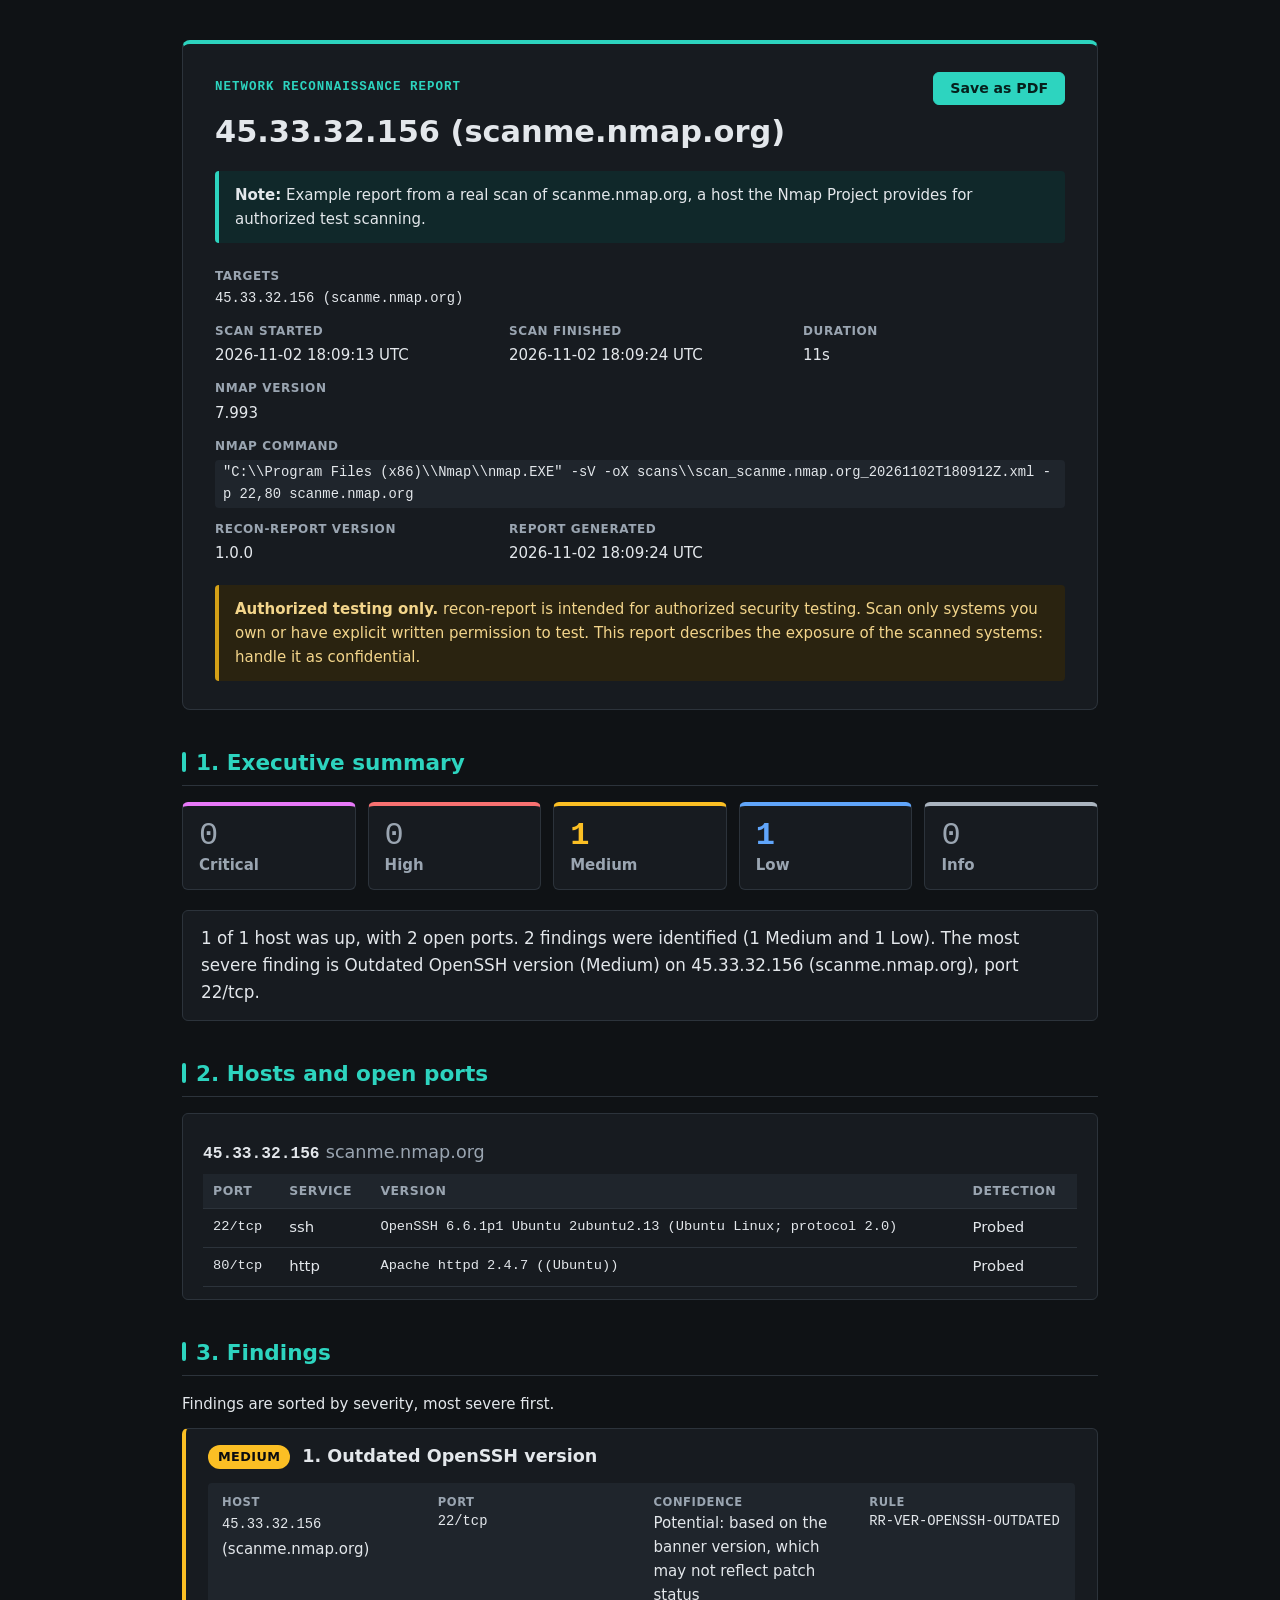
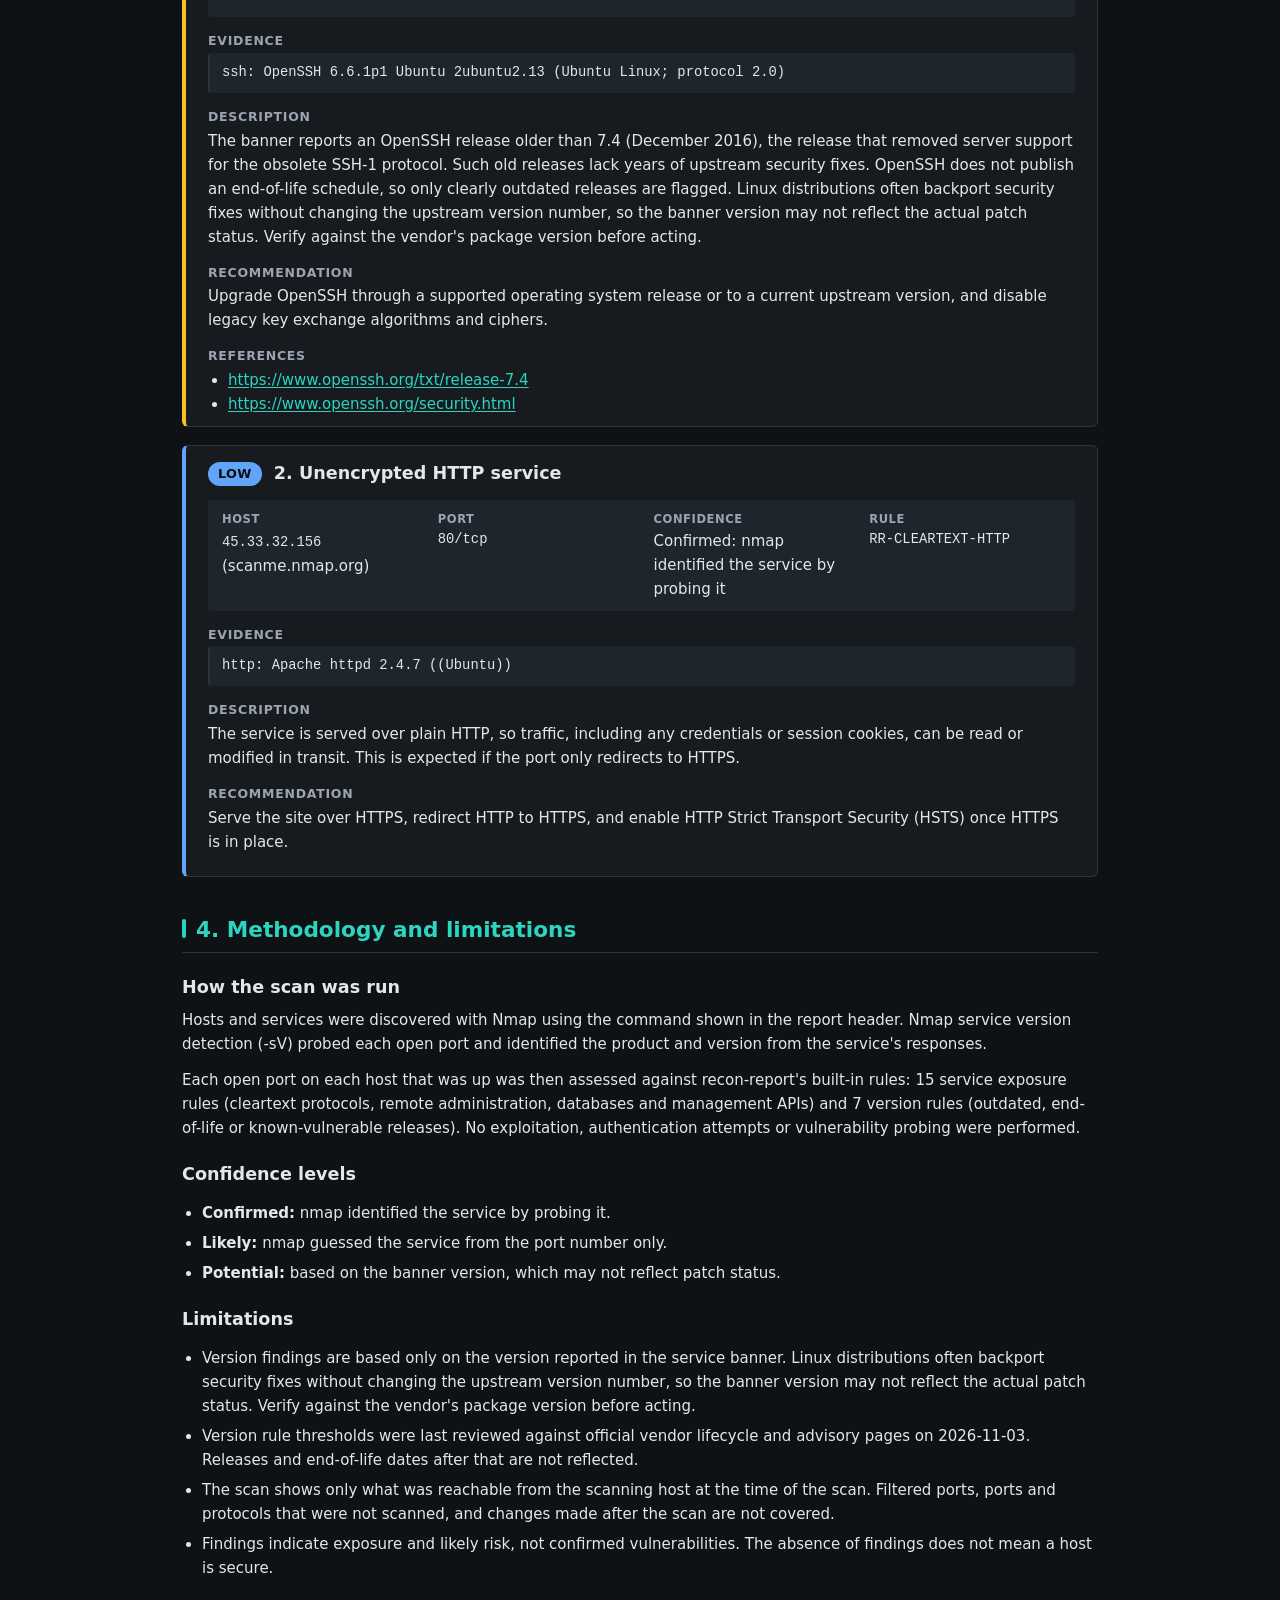
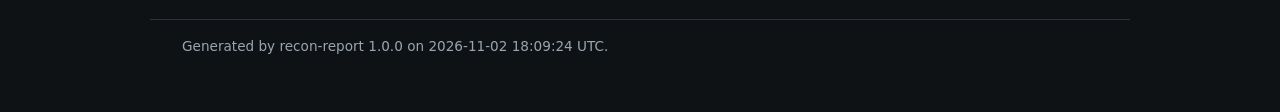
<file: examples/scanme.html>
<!DOCTYPE html>
<html lang="en">
<head>
<meta charset="utf-8">
<meta http-equiv="Content-Security-Policy" content="default-src &#39;none&#39;; script-src &#39;sha256-NBhxNBDsXuO5CsjjZa/9HgEIsD6xH20i36ZnxQoJkMQ=&#39;; style-src &#39;sha256-JlO/eLNI6NIwWomg8ySMLS+W80wvdJ2799ZAvtfzW7Q=&#39;; base-uri &#39;none&#39;; form-action &#39;none&#39;">
<meta name="referrer" content="no-referrer">
<meta name="viewport" content="width=device-width, initial-scale=1">
<meta name="color-scheme" content="dark">
<meta name="generator" content="recon-report 1.0.0">
<title>Reconnaissance report: 45.33.32.156 (scanme.nmap.org)</title>
<style>/* recon-report HTML report. Inlined into the page and allowed by its CSP hash.
   No external fonts, images or imports: the report must stay self-contained.
   The screen theme is always dark; print switches to a light palette to save ink.
   tests/test_report.py checks every text/background pair meets WCAG AA (4.5:1)
   in both palettes, so keep colours as #rrggbb tokens on :root. */
:root {
  color-scheme: dark;
  --bg: #0f1215;
  --surface: #171b20;
  --subtle: #1f252c;
  --text: #e3e7eb;
  --muted: #9aa5b1;
  --border: #2c333b;
  --accent: #2dd4bf;
  --on-accent: #06201d;
  --note-bg: #10282a;
  --note-border: #2dd4bf;
  --warn-bg: #2a2310;
  --warn-border: #d4a017;
  --warn-text: #f3d58b;
  --on-sev: #0b0d10;
  --sev-critical: #e879f9;
  --sev-high: #f87171;
  --sev-medium: #fbbf24;
  --sev-low: #60a5fa;
  --sev-info: #aab4bf;
  --sans: system-ui, -apple-system, "Segoe UI", Roboto, "Helvetica Neue", Arial, sans-serif;
  --mono: ui-monospace, "Cascadia Mono", "SF Mono", Menlo, Consolas, "Liberation Mono", monospace;
}

*, *::before, *::after { box-sizing: border-box; }

html { -webkit-text-size-adjust: 100%; }

[hidden] { display: none !important; }

body {
  margin: 0;
  background: var(--bg);
  color: var(--text);
  font: 15px/1.6 var(--sans);
}

.report {
  max-width: 980px;
  margin: 0 auto;
  padding: 40px 32px 24px;
}

h1, h2, h3, h4 { line-height: 1.25; margin: 0; }
h1 { font-size: 1.9rem; overflow-wrap: anywhere; }
h2 {
  font-size: 1.35rem;
  color: var(--accent);
  padding-bottom: 8px;
  margin: 40px 0 16px;
  border-bottom: 1px solid var(--border);
}
h2::before {
  content: "";
  display: inline-block;
  width: 4px;
  height: 0.9em;
  margin-right: 10px;
  vertical-align: -0.08em;
  border-radius: 2px;
  background: var(--accent);
}
h3 { font-size: 1.1rem; margin: 24px 0 10px; overflow-wrap: anywhere; }
h4 {
  font-size: 0.78rem;
  text-transform: uppercase;
  letter-spacing: 0.06em;
  color: var(--muted);
  margin: 16px 0 4px;
}
p { margin: 0 0 12px; }
a { color: var(--accent); overflow-wrap: anywhere; text-underline-offset: 2px; }
code, .mono { font-family: var(--mono); font-size: 0.92em; }

.visually-hidden {
  position: absolute;
  width: 1px;
  height: 1px;
  overflow: hidden;
  clip: rect(0 0 0 0);
  white-space: nowrap;
}

/* Header ------------------------------------------------------------------ */
.report-header {
  background: var(--surface);
  border: 1px solid var(--border);
  border-top: 4px solid var(--accent);
  border-radius: 8px;
  padding: 28px 32px;
}
.header-top {
  display: flex;
  flex-wrap: wrap;
  align-items: center;
  justify-content: space-between;
  gap: 10px 16px;
  margin: 0 0 8px;
}
.eyebrow {
  margin: 0;
  font-family: var(--mono);
  font-size: 0.78rem;
  font-weight: 600;
  letter-spacing: 0.08em;
  text-transform: uppercase;
  color: var(--accent);
}
.save-pdf {
  padding: 7px 16px;
  border: 1px solid var(--accent);
  border-radius: 6px;
  background: var(--accent);
  color: var(--on-accent);
  font: 600 0.88rem/1.2 var(--sans);
  cursor: pointer;
}
.save-pdf:hover { filter: brightness(1.12); }
.save-pdf:focus-visible { outline: 2px solid var(--accent); outline-offset: 3px; }
.print-hint { margin: 0 0 8px; color: var(--muted); font-size: 0.88rem; }
.meta {
  display: grid;
  grid-template-columns: repeat(auto-fit, minmax(260px, 1fr));
  gap: 12px 32px;
  margin: 24px 0 0;
}
.meta div { min-width: 0; }
.meta .wide { grid-column: 1 / -1; }
.meta dt {
  font-size: 0.75rem;
  font-weight: 600;
  letter-spacing: 0.05em;
  text-transform: uppercase;
  color: var(--muted);
}
.meta dd { margin: 2px 0 0; overflow-wrap: anywhere; }
.meta code {
  display: inline-block;
  max-width: 100%;
  margin-top: 2px;
  padding: 2px 8px;
  background: var(--subtle);
  border-radius: 4px;
}
.plain { list-style: none; margin: 0; padding: 0; }

.notice {
  margin: 20px 0 0;
  padding: 12px 16px;
  border-left: 4px solid var(--note-border);
  background: var(--note-bg);
  border-radius: 4px;
  overflow-wrap: anywhere;
}
.notice-auth {
  border-left-color: var(--warn-border);
  background: var(--warn-bg);
  color: var(--warn-text);
}

/* Severity ---------------------------------------------------------------- */
.sev-critical { --sev: var(--sev-critical); }
.sev-high { --sev: var(--sev-high); }
.sev-medium { --sev: var(--sev-medium); }
.sev-low { --sev: var(--sev-low); }
.sev-info { --sev: var(--sev-info); }

.counts {
  display: grid;
  grid-template-columns: repeat(auto-fit, minmax(120px, 1fr));
  gap: 12px;
  list-style: none;
  margin: 0 0 20px;
  padding: 0;
}
.count-card {
  background: var(--surface);
  border: 1px solid var(--border);
  border-top: 4px solid var(--sev);
  border-radius: 6px;
  padding: 12px 16px;
}
.count {
  display: block;
  font-family: var(--mono);
  font-size: 2rem;
  font-weight: 700;
  line-height: 1.1;
  color: var(--sev);
}
.count-label { font-weight: 600; color: var(--muted); }
.count-card.is-zero .count { color: var(--muted); font-weight: 400; }

.badge {
  display: inline-block;
  flex: none;
  padding: 2px 10px;
  border-radius: 999px;
  background: var(--sev);
  color: var(--on-sev);
  font-size: 0.8rem;
  font-weight: 700;
  letter-spacing: 0.03em;
  text-transform: uppercase;
}

.summary {
  font-size: 1.05rem;
  background: var(--surface);
  border: 1px solid var(--border);
  border-radius: 6px;
  padding: 14px 18px;
  overflow-wrap: anywhere;
}

/* Hosts ------------------------------------------------------------------- */
.host {
  background: var(--surface);
  border: 1px solid var(--border);
  border-radius: 6px;
  padding: 4px 20px 12px;
  margin: 0 0 16px;
}
.hostnames { color: var(--muted); font-weight: 400; }
.table-wrap { overflow-x: auto; }
table { width: 100%; border-collapse: collapse; font-size: 0.93rem; }
th, td {
  text-align: left;
  vertical-align: top;
  padding: 7px 10px;
  border-bottom: 1px solid var(--border);
  overflow-wrap: break-word;
}
td.version { overflow-wrap: anywhere; }
th {
  background: var(--subtle);
  font-size: 0.78rem;
  letter-spacing: 0.04em;
  text-transform: uppercase;
  color: var(--muted);
}
td.nowrap { white-space: nowrap; overflow-wrap: normal; }
.not-shown, .empty { color: var(--muted); margin: 10px 0 0; }

/* Findings ---------------------------------------------------------------- */
.finding {
  background: var(--surface);
  border: 1px solid var(--border);
  border-left: 4px solid var(--sev);
  border-radius: 6px;
  padding: 16px 22px 10px;
  margin: 0 0 18px;
}
.finding-head { display: flex; align-items: center; gap: 12px; }
.finding-head h3 { margin: 0; }
.finding-meta {
  display: grid;
  grid-template-columns: repeat(auto-fit, minmax(190px, 1fr));
  gap: 8px 24px;
  margin: 14px 0 0;
  padding: 10px 14px;
  background: var(--subtle);
  border-radius: 4px;
}
.finding-meta div { min-width: 0; }
.finding-meta dt {
  font-size: 0.72rem;
  font-weight: 600;
  letter-spacing: 0.05em;
  text-transform: uppercase;
  color: var(--muted);
}
.finding-meta dd { margin: 0; overflow-wrap: anywhere; }
.evidence {
  margin: 0;
  padding: 8px 12px;
  background: var(--subtle);
  border-left: 2px solid var(--border);
  border-radius: 4px;
  white-space: pre-wrap;
  overflow-wrap: anywhere;
}
.references { margin: 0; padding-left: 20px; }

/* Methodology and footer -------------------------------------------------- */
.methodology ul { padding-left: 20px; }
.methodology li { margin-bottom: 6px; }

.report-footer {
  max-width: 980px;
  margin: 0 auto;
  padding: 16px 32px 40px;
  color: var(--muted);
  font-size: 0.85rem;
  border-top: 1px solid var(--border);
}

@media (max-width: 600px) {
  .report { padding: 20px 14px; }
  .report-header { padding: 20px; }
  .host { padding: 4px 10px 10px; }
  th, td { padding: 6px 5px; }
  .finding { padding: 14px 16px 8px; }
  .report-footer { padding: 16px 14px 32px; }
}

/* Print: light colours, no page-split cards and no on-screen controls, so
   "Save as PDF" gives a clean report. */
@page { margin: 16mm 14mm; }

@media print {
  :root {
    color-scheme: light;
    --bg: #ffffff;
    --surface: #ffffff;
    --subtle: #eef1f4;
    --text: #1f2933;
    --muted: #52606d;
    --border: #c4cbd3;
    --accent: #0f766e;
    --on-accent: #ffffff;
    --note-bg: #e8f5f3;
    --note-border: #0f766e;
    --warn-bg: #fff8e1;
    --warn-border: #a67c00;
    --warn-text: #5c4400;
    --on-sev: #ffffff;
    --sev-critical: #6a1b9a;
    --sev-high: #c62828;
    --sev-medium: #8f6200;
    --sev-low: #1d4ed8;
    --sev-info: #4b5563;
  }
  body { font-size: 10.5pt; }
  .report { max-width: none; padding: 0; }
  .save-pdf, .print-hint { display: none; }
  .report-header, .host, .finding, .summary, .count-card { break-inside: avoid; }
  h2, h3, h4 { break-after: avoid; }
  tr { break-inside: avoid; }
  .badge, .count-card, .finding, .notice, h2::before {
    -webkit-print-color-adjust: exact;
    print-color-adjust: exact;
  }
  a { color: inherit; text-decoration: none; }
  .report-footer { max-width: none; padding: 12px 0 0; }
}
</style>
</head>
<body>
<main class="report">

<header class="report-header">
<div class="header-top">
<p class="eyebrow">Network reconnaissance report</p>
<button type="button" class="save-pdf" id="save-pdf" hidden>Save as PDF</button>
</div>
<noscript><p class="print-hint">To save this report as a PDF, press Ctrl+P (Cmd+P on Mac) and untick &ldquo;Headers and footers&rdquo; in the print dialog.</p></noscript>
<h1>45.33.32.156 (scanme.nmap.org)</h1>
<p class="notice" role="note"><strong>Note:</strong> Example report from a real scan of scanme.nmap.org, a host the Nmap Project provides for authorized test scanning.</p>
<dl class="meta">
<div class="wide"><dt>Targets</dt><dd>
<ul class="plain">
<li class="mono">45.33.32.156 (scanme.nmap.org)</li>
</ul>
</dd></div>
<div><dt>Scan started</dt><dd>2026-11-02 18:09:13 UTC</dd></div>
<div><dt>Scan finished</dt><dd>2026-11-02 18:09:24 UTC</dd></div>
<div><dt>Duration</dt><dd>11s</dd></div>
<div><dt>Nmap version</dt><dd>7.993</dd></div>
<div class="wide"><dt>Nmap command</dt><dd><code>&#34;C:\\Program Files (x86)\\Nmap\\nmap.EXE&#34; -sV -oX scans\\scan_scanme.nmap.org_20261102T180912Z.xml -p 22,80 scanme.nmap.org</code></dd></div>
<div><dt>recon-report version</dt><dd>1.0.0</dd></div>
<div><dt>Report generated</dt><dd>2026-11-02 18:09:24 UTC</dd></div>
</dl>
<p class="notice notice-auth" role="note"><strong>Authorized testing only.</strong> recon-report is intended for authorized security testing. Scan only systems you own or have explicit written permission to test. This report describes the exposure of the scanned systems: handle it as confidential.</p>
</header>

<section id="summary" aria-labelledby="summary-title">
<h2 id="summary-title">1. Executive summary</h2>
<ul class="counts">
<li class="count-card sev-critical is-zero"><span class="count">0</span> <span class="count-label">Critical</span></li>
<li class="count-card sev-high is-zero"><span class="count">0</span> <span class="count-label">High</span></li>
<li class="count-card sev-medium"><span class="count">1</span> <span class="count-label">Medium</span></li>
<li class="count-card sev-low"><span class="count">1</span> <span class="count-label">Low</span></li>
<li class="count-card sev-info is-zero"><span class="count">0</span> <span class="count-label">Info</span></li>
</ul>
<p class="summary">1 of 1 host was up, with 2 open ports. 2 findings were identified (1 Medium and 1 Low). The most severe finding is Outdated OpenSSH version (Medium) on 45.33.32.156 (scanme.nmap.org), port 22/tcp.</p>
</section>

<section id="hosts" aria-labelledby="hosts-title">
<h2 id="hosts-title">2. Hosts and open ports</h2>
<article class="host">
<h3><span class="mono">45.33.32.156</span> <span class="hostnames">scanme.nmap.org</span></h3>
<div class="table-wrap">
<table>
<caption class="visually-hidden">Open ports on 45.33.32.156 (scanme.nmap.org)</caption>
<thead><tr><th scope="col">Port</th><th scope="col">Service</th><th scope="col">Version</th><th scope="col">Detection</th></tr></thead>
<tbody>
<tr><td class="mono nowrap">22/tcp</td><td>ssh</td><td class="mono version">OpenSSH 6.6.1p1 Ubuntu 2ubuntu2.13 (Ubuntu Linux; protocol 2.0)</td><td>Probed</td></tr>
<tr><td class="mono nowrap">80/tcp</td><td>http</td><td class="mono version">Apache httpd 2.4.7 ((Ubuntu))</td><td>Probed</td></tr>
</tbody>
</table>
</div>
</article>
</section>

<section id="findings" aria-labelledby="findings-title">
<h2 id="findings-title">3. Findings</h2>
<p>Findings are sorted by severity, most severe first.</p>
<article class="finding sev-medium" id="finding-1">
<div class="finding-head">
<span class="badge">Medium</span>
<h3>1. Outdated OpenSSH version</h3>
</div>
<dl class="finding-meta">
<div><dt>Host</dt><dd><span class="mono">45.33.32.156</span> (scanme.nmap.org)</dd></div>
<div><dt>Port</dt><dd class="mono">22/tcp</dd></div>
<div><dt>Confidence</dt><dd>Potential: based on the banner version, which may not reflect patch status</dd></div>
<div><dt>Rule</dt><dd class="mono">RR-VER-OPENSSH-OUTDATED</dd></div>
</dl>
<h4>Evidence</h4>
<pre class="evidence"><code>ssh: OpenSSH 6.6.1p1 Ubuntu 2ubuntu2.13 (Ubuntu Linux; protocol 2.0)</code></pre>
<h4>Description</h4>
<p>The banner reports an OpenSSH release older than 7.4 (December 2016), the release that removed server support for the obsolete SSH-1 protocol. Such old releases lack years of upstream security fixes. OpenSSH does not publish an end-of-life schedule, so only clearly outdated releases are flagged. Linux distributions often backport security fixes without changing the upstream version number, so the banner version may not reflect the actual patch status. Verify against the vendor&#39;s package version before acting.</p>
<h4>Recommendation</h4>
<p>Upgrade OpenSSH through a supported operating system release or to a current upstream version, and disable legacy key exchange algorithms and ciphers.</p>
<h4>References</h4>
<ul class="references">
<li><a href="https://www.openssh.org/txt/release-7.4" rel="noopener noreferrer">https://www.openssh.org/txt/release-7.4</a></li>
<li><a href="https://www.openssh.org/security.html" rel="noopener noreferrer">https://www.openssh.org/security.html</a></li>
</ul>
</article>
<article class="finding sev-low" id="finding-2">
<div class="finding-head">
<span class="badge">Low</span>
<h3>2. Unencrypted HTTP service</h3>
</div>
<dl class="finding-meta">
<div><dt>Host</dt><dd><span class="mono">45.33.32.156</span> (scanme.nmap.org)</dd></div>
<div><dt>Port</dt><dd class="mono">80/tcp</dd></div>
<div><dt>Confidence</dt><dd>Confirmed: nmap identified the service by probing it</dd></div>
<div><dt>Rule</dt><dd class="mono">RR-CLEARTEXT-HTTP</dd></div>
</dl>
<h4>Evidence</h4>
<pre class="evidence"><code>http: Apache httpd 2.4.7 ((Ubuntu))</code></pre>
<h4>Description</h4>
<p>The service is served over plain HTTP, so traffic, including any credentials or session cookies, can be read or modified in transit. This is expected if the port only redirects to HTTPS.</p>
<h4>Recommendation</h4>
<p>Serve the site over HTTPS, redirect HTTP to HTTPS, and enable HTTP Strict Transport Security (HSTS) once HTTPS is in place.</p>
</article>
</section>

<section id="methodology" class="methodology" aria-labelledby="methodology-title">
<h2 id="methodology-title">4. Methodology and limitations</h2>
<h3>How the scan was run</h3>
<p>Hosts and services were discovered with Nmap using the command shown in the report header. Nmap service version detection (-sV) probed each open port and identified the product and version from the service&#39;s responses.</p>
<p>Each open port on each host that was up was then assessed against recon-report's built-in rules: 15 service exposure rules (cleartext protocols, remote administration, databases and management APIs) and 7 version rules (outdated, end-of-life or known-vulnerable releases). No exploitation, authentication attempts or vulnerability probing were performed.</p>
<h3>Confidence levels</h3>
<ul>
<li><strong>Confirmed:</strong> nmap identified the service by probing it.</li>
<li><strong>Likely:</strong> nmap guessed the service from the port number only.</li>
<li><strong>Potential:</strong> based on the banner version, which may not reflect patch status.</li>
</ul>
<h3>Limitations</h3>
<ul>
<li>Version findings are based only on the version reported in the service banner. Linux distributions often backport security fixes without changing the upstream version number, so the banner version may not reflect the actual patch status. Verify against the vendor&#39;s package version before acting.</li>
<li>Version rule thresholds were last reviewed against official vendor lifecycle and advisory pages on 2026-11-03. Releases and end-of-life dates after that are not reflected.</li>
<li>The scan shows only what was reachable from the scanning host at the time of the scan. Filtered ports, ports and protocols that were not scanned, and changes made after the scan are not covered.</li>
<li>Findings indicate exposure and likely risk, not confirmed vulnerabilities. The absence of findings does not mean a host is secure.</li>
</ul>
</section>

</main>
<footer class="report-footer">
<p>Generated by recon-report 1.0.0 on 2026-11-02 18:09:24 UTC.</p>
</footer>
<script>"use strict";
// The report's only script, allowed by its CSP hash. The button starts hidden so
// it never shows without JavaScript; the <noscript> hint covers that case.
const savePdf = document.getElementById("save-pdf");
savePdf.addEventListener("click", () => window.print());
savePdf.hidden = false;
</script>
</body>
</html>
</file>
